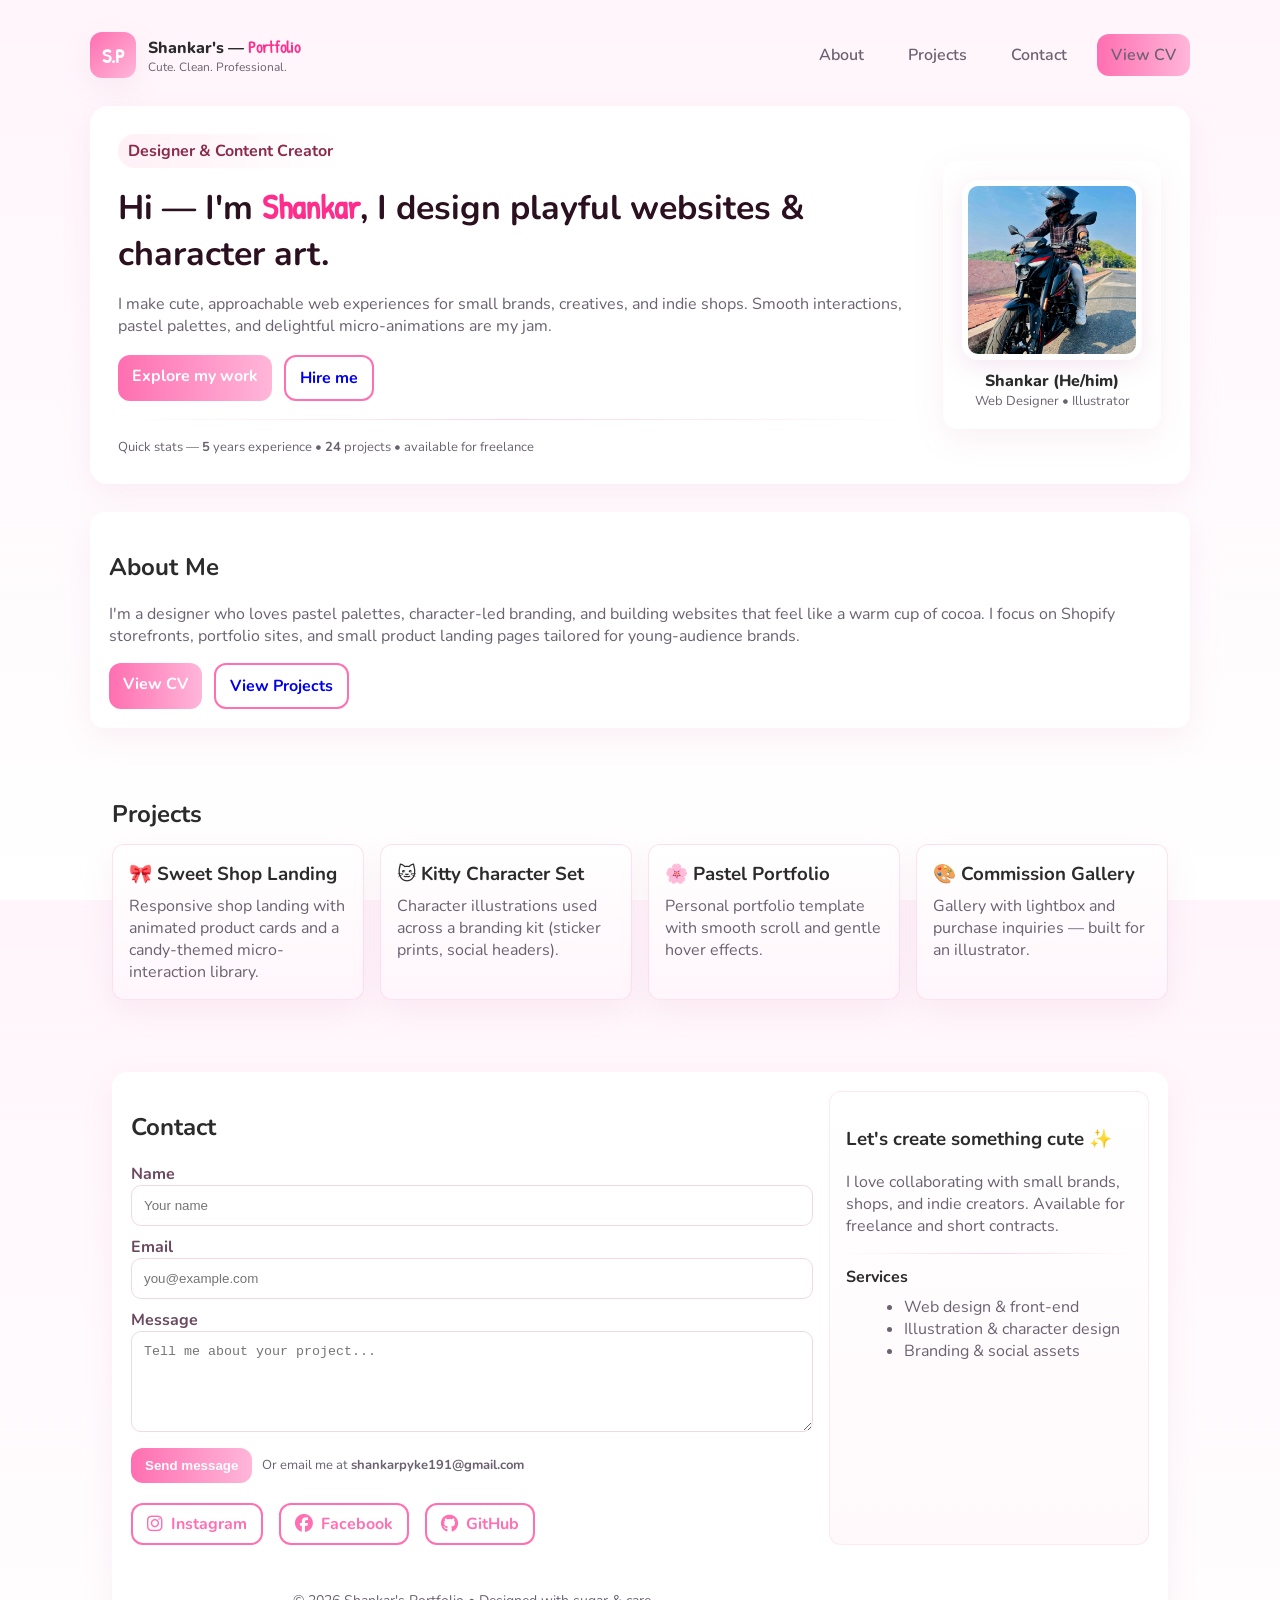
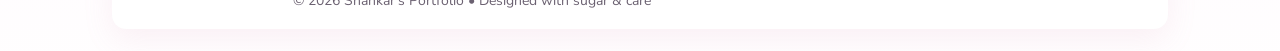
<file: index.html>
<!doctype html>
<html lang="en">
<head>
  <meta charset="utf-8" />
  <meta name="viewport" content="width=device-width,initial-scale=1" />
  <title>Hello Kitty Portfolio — Cute & Professional</title>
  <link rel="preconnect" href="https://fonts.googleapis.com">
  <link rel="preconnect" href="https://fonts.gstatic.com" crossorigin>
  <link href="https://fonts.googleapis.com/css2?family=Nunito:wght@300;400;700;800&family=Patrick+Hand&display=swap" rel="stylesheet">
  <link rel="stylesheet" href="https://cdnjs.cloudflare.com/ajax/libs/font-awesome/6.5.0/css/all.min.css"/>
  <link rel="stylesheet" href="./style.css">

</head>
<body>

  <!-- Desktop Only Message -->
  <div class="desktop-only-message">
    <div class="message-box">
      <h1>Desktop Only</h1>
      <p>Please open this portfolio on a laptop or desktop computer for the best experience.</p>
    </div>
  </div>

  <div class="desktop-content">
  <div class="container">
    <nav>
      <div class="brand">
        <div class="kitty-badge">S.P</div>
        <div>
          <div style="font-weight:800">Shankar's — <span class="hello-kitty">Portfolio</span></div>
          <div style="font-size:12px;color:var(--muted)">Cute. Clean. Professional.</div>
        </div>
      </div>
      <div class="nav-links">
        <a href="#about">About</a>
        <a href="#projects">Projects</a>
        <a href="#contact">Contact</a>
        <a class="cta" href="./cv.html">View CV</a>
      </div>
    </nav>

    <header class="hero">
      <div class="hero-left">
        <span class="eyebrow">Designer & Content Creator</span>
        <h1>Hi — I'm <span class="hello-kitty">Shankar</span>, I design playful websites & character art.</h1>
        <p class="lead">I make cute, approachable web experiences for small brands, creatives, and indie shops. Smooth interactions, pastel palettes, and delightful micro-animations are my jam.</p>
        <div class="actions">
          <a class="btn primary" href="#projects">Explore my work</a>
          <a class="btn" href="#contact">Hire me</a>
        </div>
        <div class="divider"></div>
        <div style="font-size:13px;color:var(--muted)">Quick stats — <strong>5</strong> years experience • <strong>24</strong> projects • available for freelance</div>
      </div>

      <div class="hero-right">
        <div class="profile-card card">
          <img class="profile-pic" src="./Hello Kitty Lowew icon.jpg" alt="Profile picture" />
          <div class="name">Shankar (He/him)</div>
          <div class="role">Web Designer • Illustrator</div>
        </div>
      </div>
    </header>

    <section id="about" class="card">
      <h2>About Me</h2>
      <p style="color:var(--muted)">I'm a designer who loves pastel palettes, character-led branding, and building websites that feel like a warm cup of cocoa. I focus on Shopify storefronts, portfolio sites, and small product landing pages tailored for young-audience brands.</p>
      <div style="margin-top:14px;display:flex;gap:12px;flex-wrap:wrap">
        <a class="btn primary" href="./cv.html">View CV</a>
        <a class="btn" href="#projects">View Projects</a>
      </div>
    </section>

    <section id="projects">
      <h2 style="margin-bottom:14px">Projects</h2>
      <div class="projects-grid">
        <div class="project card">
          <h3>🎀 Sweet Shop Landing</h3>
          <p>Responsive shop landing with animated product cards and a candy-themed micro-interaction library.</p>
        </div>
        <div class="project card">
          <h3>🐱 Kitty Character Set</h3>
          <p>Character illustrations used across a branding kit (sticker prints, social headers).</p>
        </div>
        <div class="project card">
          <h3>🌸 Pastel Portfolio</h3>
          <p>Personal portfolio template with smooth scroll and gentle hover effects.</p>
        </div>
        <div class="project card">
          <h3>🎨 Commission Gallery</h3>
          <p>Gallery with lightbox and purchase inquiries — built for an illustrator.</p>
        </div>
      </div>
    </section>

    <section id="contact">
        <div class="card contact-grid">
            <div class="contact-form">
                <h2>Contact</h2>
                <label for="name">Name</label>
                <input id="name" placeholder="Your name" />
                <label for="email">Email</label>
                <input id="email" placeholder="you@example.com" />
                <label for="message">Message</label>
                <textarea id="message" rows="5" placeholder="Tell me about your project..."></textarea>
                <div style="display:flex;gap:10px;align-items:center;flex-wrap:wrap">
                    <button class="btn primary" id="sendBtn">Send message</button>
                    <div style="font-size:13px;color:var(--muted)">
                    Or email me at <strong>shankarpyke191@gmail.com</strong>
                    </div>
                </div>

                <!-- 🌸 Added social icons inside contact form -->
                <div class="contact-icons" style="margin-top:20px;display:flex;gap:16px;flex-wrap:wrap;">
                    <a href="https://instagram.com/" target="_blank" class="social-btn">
                    <i class="fab fa-instagram"></i> Instagram
                    </a>
                    <a href="https://facebook.com/" target="_blank" class="social-btn">
                    <i class="fab fa-facebook"></i> Facebook
                    </a>
                    <a href="https://github.com/shankar2006458" target="_blank" class="social-btn">
                    <i class="fab fa-github"></i> GitHub
                    </a>
                </div>
            </div>

            <div class="contact-info">
                <h3>Let's create something cute ✨</h3>
                <p style="color:var(--muted)">I love collaborating with small brands, shops, and indie creators. Available for freelance and short contracts.</p>
                <hr style="border:none;height:1px;background:linear-gradient(90deg,transparent,rgba(255,182,217,0.6),transparent);margin:12px 0">
                <div style="font-weight:700">Services</div>
                <ul style="margin:8px 0 0 18px;color:var(--muted)">
                    <li>Web design & front-end</li>
                    <li>Illustration & character design</li>
                    <li>Branding & social assets</li>
                </ul>
            </div>

            <footer> 
                <div>© <span id="year"></span> Shankar's Portfolio • Designed with sugar & care</div> 
            </footer>
        </div>
    </section>
  </div>
  </div>

  <script>
    document.getElementById('year').textContent = new Date().getFullYear();
    document.getElementById('sendBtn').addEventListener('click', function(){
      const name = document.getElementById('name').value || 'Friend';
      alert('Thanks ' + name + '! This demo site does not send messages. Replace the handler with your backend or use formspree/Netlify forms.');
    });

    // Smooth scrolling for nav links
    document.querySelectorAll('nav a[href^="#"]').forEach(anchor => {
      anchor.addEventListener('click', function(e){
        e.preventDefault();
        const target = document.querySelector(this.getAttribute('href'));
        if(target){
          window.scrollTo({top: target.offsetTop - 60, behavior: 'smooth'});
        }
      });
    });

    const img = document.querySelector('.profile-pic');
    img.addEventListener('error', ()=>{ img.src = 'data:image/svg+xml;charset=UTF-8,' + encodeURIComponent(`<?xml version="1.0"?><svg xmlns='http://www.w3.org/2000/svg' width='360' height='360'><rect width='100%' height='100%' fill='%23ffd7eb'/><text x='50%' y='50%' dominant-baseline='middle' text-anchor='middle' font-family='Patrick Hand, sans-serif' font-size='28' fill='%23ff6fb1'>Profile<br/>Image<br/>Here</text></svg>`); });
  </script>
</body>
</html>
</file>
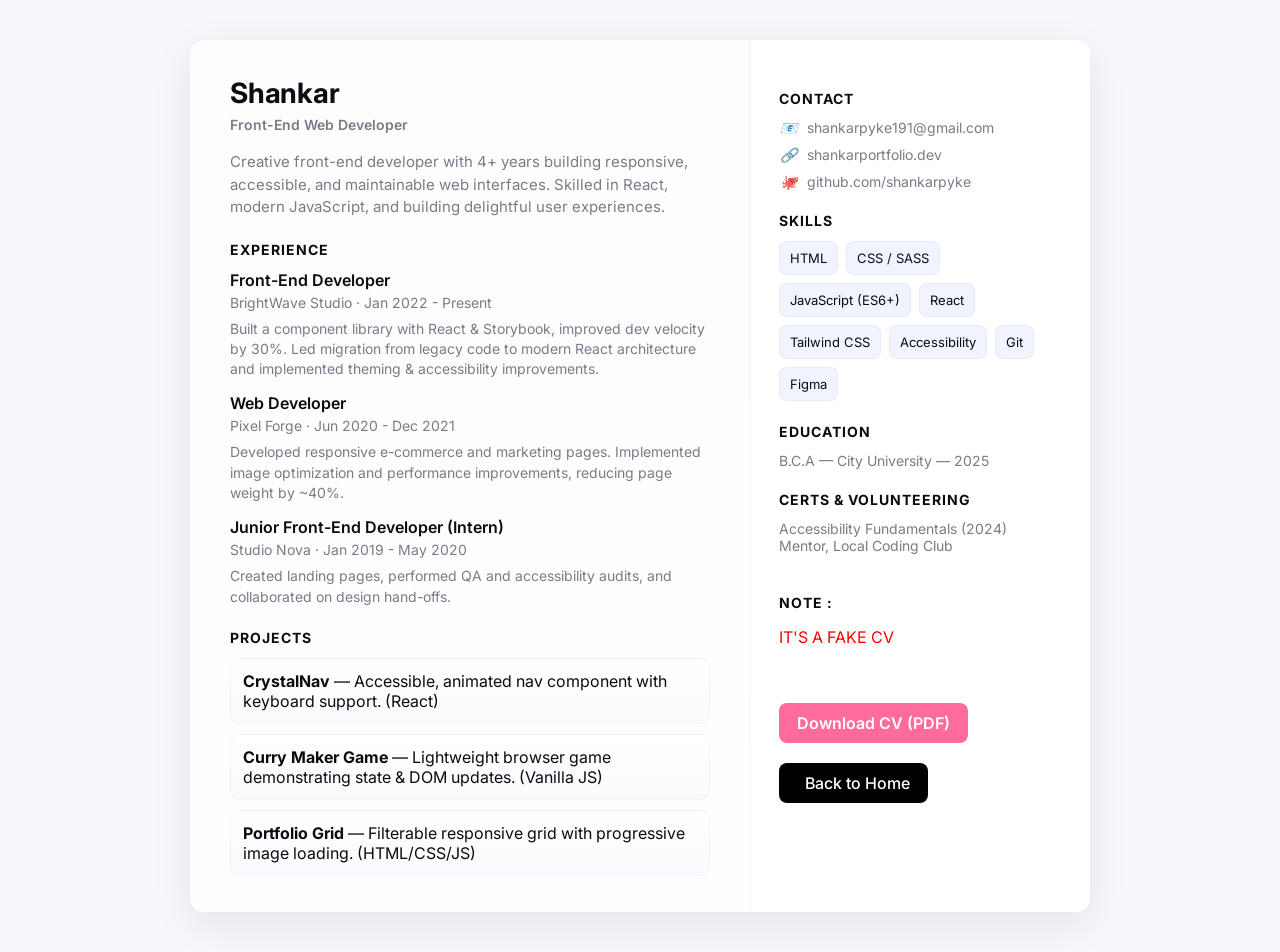
<file: cv.html>
<!doctype html>
<html lang="en">
<head>
<meta charset="utf-8" />
<meta name="viewport" content="width=device-width,initial-scale=1" />
<title>Shankar — CV</title>
<link href="https://fonts.googleapis.com/css2?family=Inter:wght@300;400;600;700&display=swap" rel="stylesheet">
<style>
  :root{
    --bg:#f7f7fb;
    --card:#ffffff;
    --muted:#7b7b88;
    --accent:#ff6b9a;
    --dark:#0b0b12;
  }
  *{box-sizing:border-box}
  body{
    margin:0;
    font-family:Inter,system-ui,-apple-system,Segoe UI,Roboto,"Helvetica Neue",Arial;
    background:var(--bg);
    color:var(--dark);
    display:flex;
    align-items:center;
    justify-content:center;
    padding:40px;
  }
  .cv {
    width:900px;
    max-width:100%;
    background:linear-gradient(180deg, rgba(255,255,255,0.75), rgba(255,255,255,0.9));
    border-radius:14px;
    box-shadow:0 12px 40px rgba(15,15,30,0.08);
    overflow:hidden;
    display:grid;
    grid-template-columns: 1fr 340px;
  }
  .main {
    padding:36px 40px;
  }
  .side {
    background:var(--card);
    padding:28px;
    border-left:1px solid rgba(0,0,0,0.04);
  }

  header .name{
    font-size:28px;
    font-weight:700;
    letter-spacing:-0.2px;
  }
  header .title{
    color:var(--muted);
    margin-top:6px;
    font-weight:600;
    font-size:14px;
  }
  .summary{
    margin-top:18px;
    color:var(--muted);
    line-height:1.5;
    font-size:15px;
  }

  .section {
    margin-top:22px;
  }
  h3 {
    font-size:14px;
    text-transform:uppercase;
    letter-spacing:1px;
    margin:0 0 12px 0;
    color:var(--dark);
  }
  .skills { display:flex; gap:8px; flex-wrap:wrap; }
  .chip {
    background:#f1f4ff;
    padding:8px 10px;
    border-radius:8px;
    font-size:13px;
    color:var(--dark);
    border:1px solid rgba(11,11,18,0.04);
  }

  .job {
    margin-bottom:14px;
  }
  .job .role { font-weight:600; }
  .job .company { color:var(--muted); font-size:14px; margin-top:4px; }
  .job p { color:var(--muted); margin-top:8px; font-size:14px; line-height:1.45 }

  .project-list { display:grid; gap:10px; }
  .project { padding:12px; border-radius:10px; border:1px solid rgba(11,11,18,0.04); background:linear-gradient(180deg, #fff, #fbfbff); }

  .contact-row { display:flex; gap:10px; align-items:center; font-size:14px; color:var(--muted); margin-bottom:10px; }
  .contact-row i { color:var(--accent); width:18px; display:inline-block; text-align:center; }

  /* print friendly */
  @media print {
    body { padding:0; }
    .cv { box-shadow:none; grid-template-columns:1fr; }
    .side { border-left:none; border-top:1px solid #eee; }
  }
  .download-btn {
  display: inline-block;
  padding: 10px 18px;
  border-radius: 8px;
  background: #ff6b9a;          /* pink accent */
  color: #fff;
  font-weight: 600;
  text-decoration: none;
  transition: all 0.3s ease;
}
.download-btn:hover {
  background: #ff85b0;          /* lighter pink on hover */
  box-shadow: 0 0 12px rgba(255, 107, 154, 0.6);
}
.home-btn {
  display: inline-flex;
  align-items: center;
  gap: 8px;
  text-decoration: none;
  background-color: #000;
  color: #fff;
  padding: 10px 18px;
  border-radius: 8px;
  font-weight: 500;
  transition: all 0.3s ease;
}

.home-btn:hover {
  background-color: #444;
  transform: translateY(-2px);
  box-shadow: 0 0 10px rgba(0,0,0,0.3);
}


</style>
</head>
<body>

<article class="cv" role="article" aria-label="Resume — Alex Morgan">
  <section class="main">
    <header>
      <div class="name">Shankar</div>
      <div class="title">Front-End Web Developer</div>
      <p class="summary">Creative front-end developer with 4+ years building responsive, accessible, and maintainable web interfaces. Skilled in React, modern JavaScript, and building delightful user experiences.</p>
    </header>

    <div class="section">
      <h3>Experience</h3>

      <div class="job">
        <div class="role">Front-End Developer</div>
        <div class="company">BrightWave Studio · Jan 2022 - Present</div>
        <p>Built a component library with React & Storybook, improved dev velocity by 30%. Led migration from legacy code to modern React architecture and implemented theming & accessibility improvements.</p>
      </div>

      <div class="job">
        <div class="role">Web Developer</div>
        <div class="company">Pixel Forge · Jun 2020 - Dec 2021</div>
        <p>Developed responsive e-commerce and marketing pages. Implemented image optimization and performance improvements, reducing page weight by ~40%.</p>
      </div>

      <div class="job">
        <div class="role">Junior Front-End Developer (Intern)</div>
        <div class="company">Studio Nova · Jan 2019 - May 2020</div>
        <p>Created landing pages, performed QA and accessibility audits, and collaborated on design hand-offs.</p>
      </div>
    </div>

    <div class="section">
      <h3>Projects</h3>
      <div class="project-list">
        <div class="project"><strong>CrystalNav</strong> — Accessible, animated nav component with keyboard support. (React)</div>
        <div class="project"><strong>Curry Maker Game</strong> — Lightweight browser game demonstrating state & DOM updates. (Vanilla JS)</div>
        <div class="project"><strong>Portfolio Grid</strong> — Filterable responsive grid with progressive image loading. (HTML/CSS/JS)</div>
      </div>
    </div>
  </section>

  <aside class="side">
    <div class="section">
      <h3>Contact</h3>
      <div class="contact-row"><i>📧</i> shankarpyke191@gmail.com</div>
      <div class="contact-row"><i>🔗</i> shankarportfolio.dev</div>
      <div class="contact-row"><i>🐙</i> github.com/shankarpyke</div>
    </div>

    <div class="section">
      <h3>Skills</h3>
      <div class="skills">
        <span class="chip">HTML</span>
        <span class="chip">CSS / SASS</span>
        <span class="chip">JavaScript (ES6+)</span>
        <span class="chip">React</span>
        <span class="chip">Tailwind CSS</span>
        <span class="chip">Accessibility</span>
        <span class="chip">Git</span>
        <span class="chip">Figma</span>
      </div>
    </div>

    <div class="section">
      <h3>Education</h3>
      <div style="color:var(--muted);font-size:14px">B.C.A — City University — 2025</div>
    </div>

    <div class="section">
      <h3>Certs & Volunteering</h3>
      <div style="color:var(--muted);font-size:14px">
        Accessibility Fundamentals (2024)<br>
        Mentor, Local Coding Club
      </div>
      <br><br>
      <h3>NOTE : </h3>
      <p><span style="color: red;">
        IT'S A FAKE CV
      </span></p>
      <br><br>
      <a href="./Shankar Resume.pdf" download class="download-btn">
        Download CV (PDF)
      </a>

      <br><br>
      <a href="index.html" class="home-btn">
        <i class="fa-solid fa-house"></i> Back to Home
      </a>

    </div>

  </aside>
</article>

</body>
</html>
</file>
<file: style.css>
:root{
      --bg: #fff5fb;
      --panel: #fff;
      --accent: #ff6fb1;
      --accent-2: #ffb6d9;
      --muted: #6b6171;
      --shadow: 0 10px 30px rgba(215,140,170,0.12);
      --glass: rgba(255,255,255,0.6);
      --radius: 18px;
      --hover-glow: 0 0 20px rgba(255,111,177,0.8);
    }
    *{box-sizing:border-box;scroll-behavior:smooth;}
    html,body{height:100%;}
    body{
      margin:0;
      font-family: 'Nunito', system-ui, -apple-system, "Segoe UI", Roboto, 'Helvetica Neue', Arial;
      background: linear-gradient(180deg, var(--bg) 0%, #fff 100%);
      color:#2b2b2b;
      -webkit-font-smoothing:antialiased;
      -moz-osx-font-smoothing:grayscale;
      scroll-behavior:smooth;
      padding:32px;
    }
    .container{
      max-width:1100px;
      margin:0 auto;
    }

    /* NAVBAR */
    nav{
      display:flex;
      justify-content:space-between;
      align-items:center;
      gap:16px;
      margin-bottom:28px;
      flex-wrap:wrap;
    }
    .brand{
      display:flex;align-items:center;gap:12px;
    }
    .kitty-badge{
      width:46px;height:46px;border-radius:12px;display:flex;align-items:center;justify-content:center;
      background:linear-gradient(135deg,var(--accent),var(--accent-2));
      box-shadow: var(--shadow);
      color:white;font-weight:800;font-family:'Patrick Hand';font-size:20px;
    }
    .nav-links{display:flex;gap:16px;align-items:center;flex-wrap:wrap}
    .nav-links a{color:var(--muted);text-decoration:none;font-weight:600;padding:10px 14px;border-radius:12px;transition:all .2s ease}
    .nav-links a:hover{background:var(--glass);color:#000;box-shadow:var(--hover-glow)}
    .cta{background:linear-gradient(90deg,var(--accent) 0%,var(--accent-2) 100%);color:white;padding:10px 14px;border-radius:12px;text-decoration:none;font-weight:700;transition:all .2s ease}
    .cta:hover{box-shadow:var(--hover-glow);transform:translateY(-3px)}

    /* HERO */
    .hero{
      display:flex;gap:28px;background:var(--panel);border-radius:var(--radius);padding:28px;box-shadow:var(--shadow);align-items:center;flex-wrap:wrap;
    }
    .hero-left{flex:1;min-width:260px}
    .eyebrow{display:inline-block;background:linear-gradient(90deg,#fff0f6,#fff);padding:6px 10px;border-radius:999px;font-weight:700;color:#8b2a4b;margin-bottom:10px}
    h1{font-size:clamp(24px,4vw,34px);margin:6px 0 12px;color:#2b1020}
    p.lead{color:var(--muted);margin-bottom:18px}
    .actions{display:flex;gap:12px;flex-wrap:wrap}
    .btn{background:transparent;padding:10px 14px;border-radius:12px;border:2px solid var(--accent);font-weight:700;text-decoration:none;transition:all .3s ease;cursor:pointer}
    .btn.primary{background:linear-gradient(90deg,var(--accent),var(--accent-2));color:white;border:0}
    .btn:hover{transform:translateY(-3px);box-shadow:var(--hover-glow)}

    /* PROFILE CARD */
    .hero-right{width:220px;flex-shrink:0;display:flex;justify-content:center}
    .profile-card{background:linear-gradient(180deg, rgba(255,255,255,0.75), rgba(255,255,255,0.9));padding:12px;border-radius:16px;box-shadow:0 8px 30px rgba(180,100,170,0.14);border:1px solid rgba(255,255,255,0.7);backdrop-filter: blur(6px);}
    .profile-pic{width:180px;height:180px;border-radius:16px;object-fit:cover;display:block;border:6px solid white;box-shadow:0 6px 24px rgba(200,120,170,0.18);transition:all .3s ease}
    .profile-card .name{font-weight:800;text-align:center;margin-top:10px}
    .profile-card .role{font-size:13px;color:var(--muted);text-align:center}
    .profile-card:hover .profile-pic{transform:scale(1.05);filter:drop-shadow(0 0 20px rgba(255,107,177,0.5));}

    /* SECTIONS */
    section{margin-top:28px;padding:22px;background:transparent;scroll-margin-top:90px;transition:all .6s ease;}
    .card{background:var(--panel);border-radius:14px;padding:18px;box-shadow:var(--shadow);border:1px solid rgba(255,255,255,0.6)}

    /* PROJECTS */
    .projects-grid{display:grid;grid-template-columns:repeat(auto-fit,minmax(220px,1fr));gap:16px}
    .project{padding:16px;border-radius:12px;background:linear-gradient(180deg,#fff,#fff6fb);border:1px solid rgba(255,182,217,0.4);transition:all .22s ease}
    .project h3{margin:0 0 8px}
    .project p{margin:0;color:var(--muted)}
    .project:hover{transform:translateY(-6px);box-shadow:var(--hover-glow)}

    /* CONTACT */
    .contact-grid{display:grid;grid-template-columns:1fr 320px;gap:16px;flex-wrap:wrap}
    .contact-form input,.contact-form textarea{width:100%;padding:12px;margin-bottom:10px;border-radius:10px;border:1px solid #f0d9e4;background:#fff}
    .contact-form label{font-weight:700;color:#6b4960}
    .contact-info{padding:16px;border-radius:12px;background:linear-gradient(180deg,#fff,#fff9fb);border:1px solid rgba(255,182,217,0.3)}

    /* SOCIAL LINKS */
    .socials{margin-top:24px;display:flex;gap:18px;justify-content:center;flex-wrap:wrap;}
    .socials a{color:var(--accent);font-weight:700;text-decoration:none;border:2px solid var(--accent);padding:10px 16px;border-radius:12px;transition:all .3s ease;}
    .socials a:hover{background:var(--accent);color:white;box-shadow:var(--hover-glow);transform:translateY(-3px)}

    /* FOOTER */
    footer{margin-top:30px;text-align:center;color:var(--muted);font-size:14px}

    /* RESPONSIVE */
    @media (max-width:880px){
      .hero{flex-direction:column;align-items:center;text-align:center}
      .hero-right{width:140px;margin-top:20px}
      .contact-grid{grid-template-columns:1fr}
      nav{flex-direction:column;align-items:center}
    }

    .hello-kitty{font-family:'Patrick Hand', cursive;color:#ff2e8c}
    .divider{height:1px;background:linear-gradient(90deg, transparent, rgba(255,182,217,0.6), transparent);margin:18px 0;border-radius:4px}

    .social-btn {
    display: flex;
    align-items: center;
    gap: 8px;
    color: var(--accent);
    font-weight: 700;
    text-decoration: none;
    border: 2px solid var(--accent);
    padding: 8px 14px;
    border-radius: 12px;
    transition: all 0.3s ease;
    }

    .social-btn i {
    font-size: 18px;
    }

    .social-btn:hover {
    background: var(--accent);
    color: white;
    box-shadow: var(--hover-glow);
    transform: translateY(-3px);
    }

    /* RESPONSIVE STYLES */
    @media (max-width: 1024px) {
    body {
        padding: 24px;
    }

    .container {
        max-width: 90%;
    }

    .nav-links a {
        padding: 8px 12px;
        font-size: 15px;
    }

    h1 {
        font-size: 28px;
    }

    .hero {
        flex-wrap: wrap;
        gap: 20px;
    }
    }

    @media (max-width: 768px) {
    nav {
        flex-direction: column;
        align-items: center;
        gap: 10px;
    }

    .nav-links {
        justify-content: center;
        flex-wrap: wrap;
        gap: 8px;
    }

    .hero {
        flex-direction: column;
        align-items: center;
        text-align: center;
    }t

    .hero-right {
        width: 180px;
        margin-top: 20px;
    }

    .hero-left .actions {
        justify-content: center;
    }

    .contact-grid {
        grid-template-columns: 1fr;
    }

    .contact-form, .contact-info {
        width: 100%;
    }

    .socials, .contact-icons {
        justify-content: center;
    }
    }

    @media (max-width: 480px) {
    body {
        padding: 18px;
    }

    h1 {
        font-size: 22px;
    }

    .nav-links a {
        font-size: 14px;
        padding: 6px 10px;
    }

    .btn, .social-btn {
        padding: 8px 12px;
        font-size: 14px;
    }

    .profile-card {
        padding: 8px;
    }

    .profile-pic {
        width: 150px;
        height: 150px;
    }

    .project h3 {
        font-size: 16px;
    }

    .project p {
        font-size: 14px;
    }

    footer {
        font-size: 12px;
    }
    }

    /* Hide message by default */
.desktop-only-message {
  display: none;
}

/* Full screen message styling */
.desktop-only-message {
  position: fixed;
  inset: 0;
  background: #ffe6f2;
  display: none;
  align-items: center;
  justify-content: center;
  text-align: center;
  padding: 20px;
  z-index: 9999;
}

.message-box {
  background: white;
  padding: 40px;
  border-radius: 20px;
  box-shadow: 0 10px 40px rgba(0,0,0,0.1);
  font-family: 'Nunito', sans-serif;
}

.message-box h1 {
  font-size: 28px;
  margin-bottom: 10px;
}

.message-box p {
  color: #666;
  font-size: 16px;
}

/* Hide website on small screens */
@media (max-width: 1024px) {
  .desktop-content {
    display: none;
  }

  .desktop-only-message {
    display: flex;
  }
}
</file>
